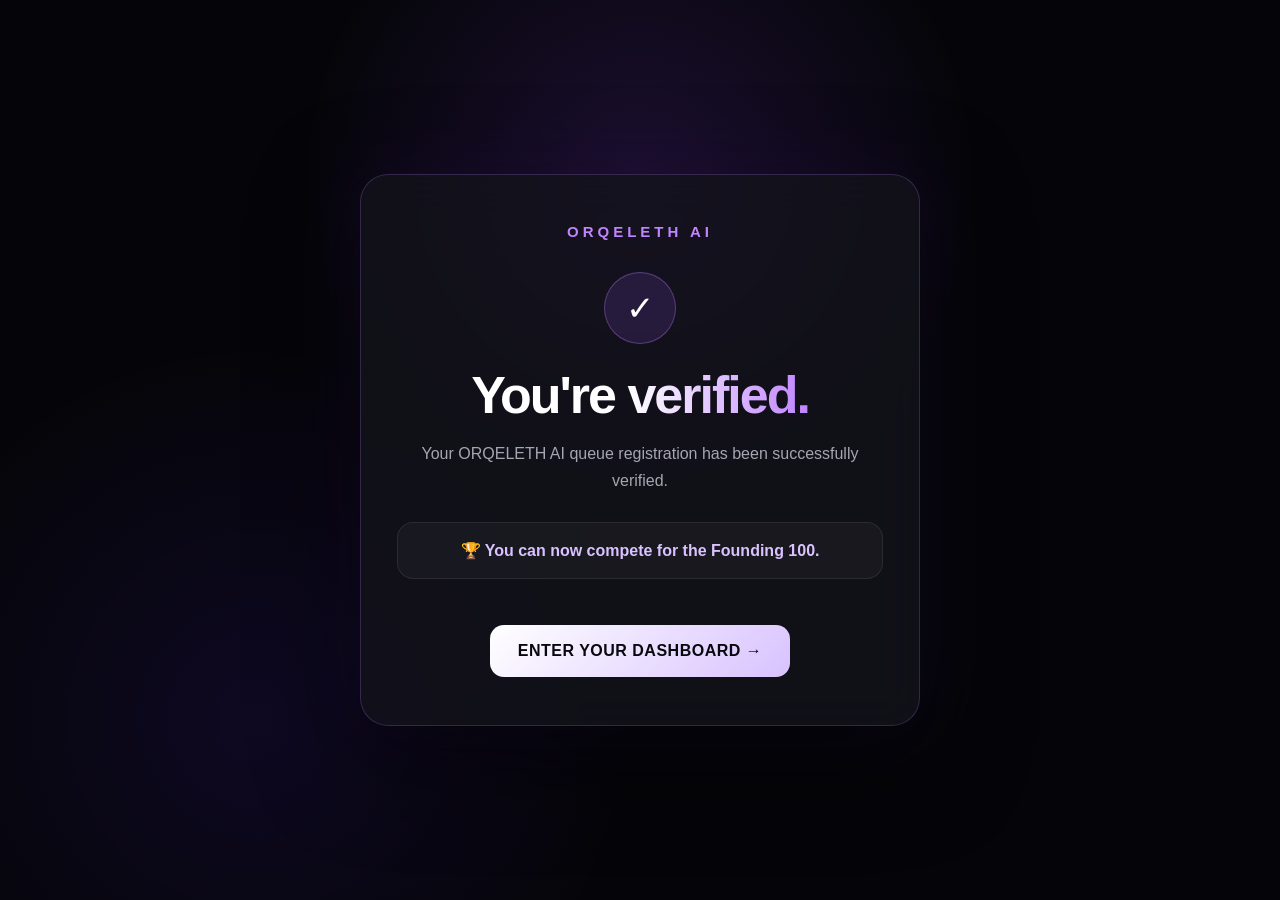
<file: templates/verify.html>
<!DOCTYPE html>
<html lang="en">
<head>
    <meta charset="UTF-8">
    <meta name="viewport" content="width=device-width, initial-scale=1.0">

    <title>Verified — ORQELETH AI</title>

    <style>
        * {
            box-sizing: border-box;
            margin: 0;
            padding: 0;
        }

        body {
            min-height: 100vh;
            display: flex;
            align-items: center;
            justify-content: center;
            padding: 24px;

            font-family: Inter, Arial, sans-serif;

            background:
                radial-gradient(circle at 50% 20%, rgba(150, 70, 255, 0.16), transparent 35%),
                radial-gradient(circle at 20% 80%, rgba(100, 40, 255, 0.10), transparent 30%),
                #050509;

            color: white;
        }

        .verify-card {
            width: 100%;
            max-width: 560px;

            padding: 48px 36px;

            text-align: center;

            background: rgba(20, 20, 28, 0.78);
            border: 1px solid rgba(180, 120, 255, 0.22);
            border-radius: 28px;

            box-shadow:
                0 30px 100px rgba(0, 0, 0, 0.65),
                0 0 80px rgba(140, 70, 255, 0.10);

            backdrop-filter: blur(20px);
        }

        .logo {
            font-size: 15px;
            font-weight: 800;
            letter-spacing: 4px;
            color: #c184ff;
            margin-bottom: 32px;
        }

        .success-icon {
            width: 72px;
            height: 72px;

            margin: 0 auto 24px;

            display: flex;
            align-items: center;
            justify-content: center;

            border-radius: 50%;

            background: rgba(163, 91, 255, 0.14);
            border: 1px solid rgba(190, 130, 255, 0.35);

            font-size: 34px;
        }

        h1 {
            font-size: clamp(32px, 7vw, 52px);
            line-height: 1.05;
            margin-bottom: 18px;
            letter-spacing: -2px;
        }

        .gradient {
            background: linear-gradient(
                90deg,
                #ffffff,
                #c084ff
            );

            -webkit-background-clip: text;
            -webkit-text-fill-color: transparent;
        }

        p {
            color: #a6a6b2;
            font-size: 16px;
            line-height: 1.7;
            margin-bottom: 12px;
        }

        .founding {
            margin: 28px 0;

            padding: 18px;

            border-radius: 16px;

            background: rgba(255,255,255,0.035);
            border: 1px solid rgba(255,255,255,0.08);

            color: #d9c2ff;
            font-weight: 600;
        }

        .button {
            display: inline-flex;
            align-items: center;
            justify-content: center;

            margin-top: 18px;

            min-height: 52px;
            padding: 0 28px;

            border-radius: 14px;

            background: linear-gradient(
                135deg,
                #ffffff,
                #d8c2ff
            );

            color: #09090d;

            text-decoration: none;
            font-weight: 800;
            letter-spacing: 0.5px;

            transition: transform .2s ease, box-shadow .2s ease;
        }

        .button:hover {
            transform: translateY(-2px);

            box-shadow:
                0 12px 35px rgba(170, 100, 255, 0.25);
        }

        @media (max-width: 600px) {
            .verify-card {
                padding: 38px 22px;
                border-radius: 22px;
            }
        }
    </style>
</head>

<body>

    <main class="verify-card">

        <div class="logo">
            ORQELETH AI
        </div>

        <div class="success-icon">
            ✓
        </div>

        <h1>
            You're <span class="gradient">verified.</span>
        </h1>

        <p>
            Your ORQELETH AI queue registration has been successfully verified.
        </p>

        <div class="founding">
            🏆 You can now compete for the Founding 100.
        </div>

       <a href="/dashboard" class="button">
    ENTER YOUR DASHBOARD →
</a>

    </main>

</body>
</html>
</file>
